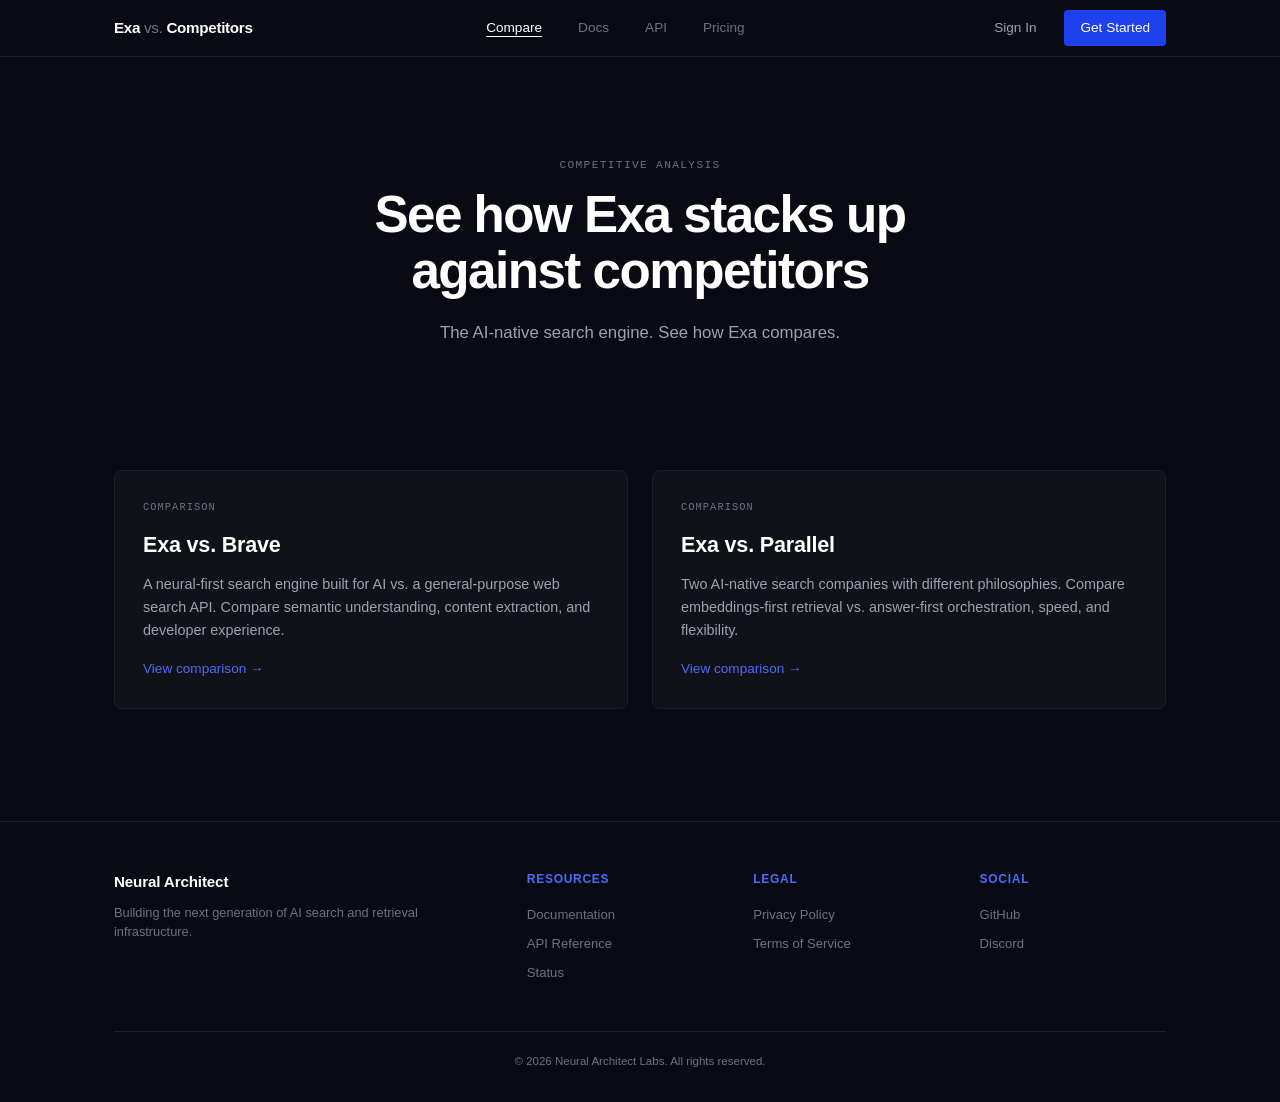
<file: index.html>
<!DOCTYPE html>
<html lang="en">
<head>
  <meta charset="UTF-8">
  <meta name="viewport" content="width=device-width, initial-scale=1.0">
  <title>Exa vs. Competitors</title>
  <link rel="stylesheet" href="styles.css">
</head>
<body>
  <nav class="nav">
    <div class="container nav-inner">
      <a href="index.html" class="nav-logo">Exa <span>vs.</span> Competitors</a>
      <div class="nav-links">
        <a href="index.html" class="nav-link active">Compare</a>
        <a href="https://docs.exa.ai" class="nav-link">Docs</a>
        <a href="https://docs.exa.ai/reference" class="nav-link">API</a>
        <a href="https://exa.ai/pricing" class="nav-link">Pricing</a>
      </div>
      <div class="nav-right">
        <a href="https://exa.ai" class="btn-nav btn-nav--ghost">Sign In</a>
        <a href="https://exa.ai" class="btn-nav btn-nav--primary">Get Started</a>
      </div>
    </div>
  </nav>

  <main>
    <section class="hero">
      <div class="container">
        <span class="section-label">COMPETITIVE ANALYSIS</span>
        <h1>See how Exa stacks up<br>against competitors</h1>
        <p class="hero-subtitle">The AI-native search engine. See how Exa compares.</p>
      </div>
    </section>

    <section class="section">
      <div class="container">
        <div class="grid-2">
          <a href="exa-vs-brave.html" class="card card--link">
            <span class="card-label">COMPARISON</span>
            <h2>Exa vs. Brave</h2>
            <p>A neural-first search engine built for AI vs. a general-purpose web search API. Compare semantic understanding, content extraction, and developer experience.</p>
            <span class="card-cta">View comparison &rarr;</span>
          </a>
          <a href="exa-vs-parallel.html" class="card card--link">
            <span class="card-label">COMPARISON</span>
            <h2>Exa vs. Parallel</h2>
            <p>Two AI-native search companies with different philosophies. Compare embeddings-first retrieval vs. answer-first orchestration, speed, and flexibility.</p>
            <span class="card-cta">View comparison &rarr;</span>
          </a>
        </div>
      </div>
    </section>
  </main>

  <footer class="footer">
    <div class="container">
      <div class="footer-grid">
        <div class="footer-brand">
          <h4>Neural Architect</h4>
          <p>Building the next generation of AI search and retrieval infrastructure.</p>
        </div>
        <div class="footer-col">
          <h5>Resources</h5>
          <a href="#">Documentation</a>
          <a href="#">API Reference</a>
          <a href="#">Status</a>
        </div>
        <div class="footer-col">
          <h5>Legal</h5>
          <a href="#">Privacy Policy</a>
          <a href="#">Terms of Service</a>
        </div>
        <div class="footer-col">
          <h5>Social</h5>
          <a href="#">GitHub</a>
          <a href="#">Discord</a>
        </div>
      </div>
      <div class="footer-bottom">
        &copy; 2026 Neural Architect Labs. All rights reserved.
      </div>
    </div>
  </footer>
</body>
</html>
</file>
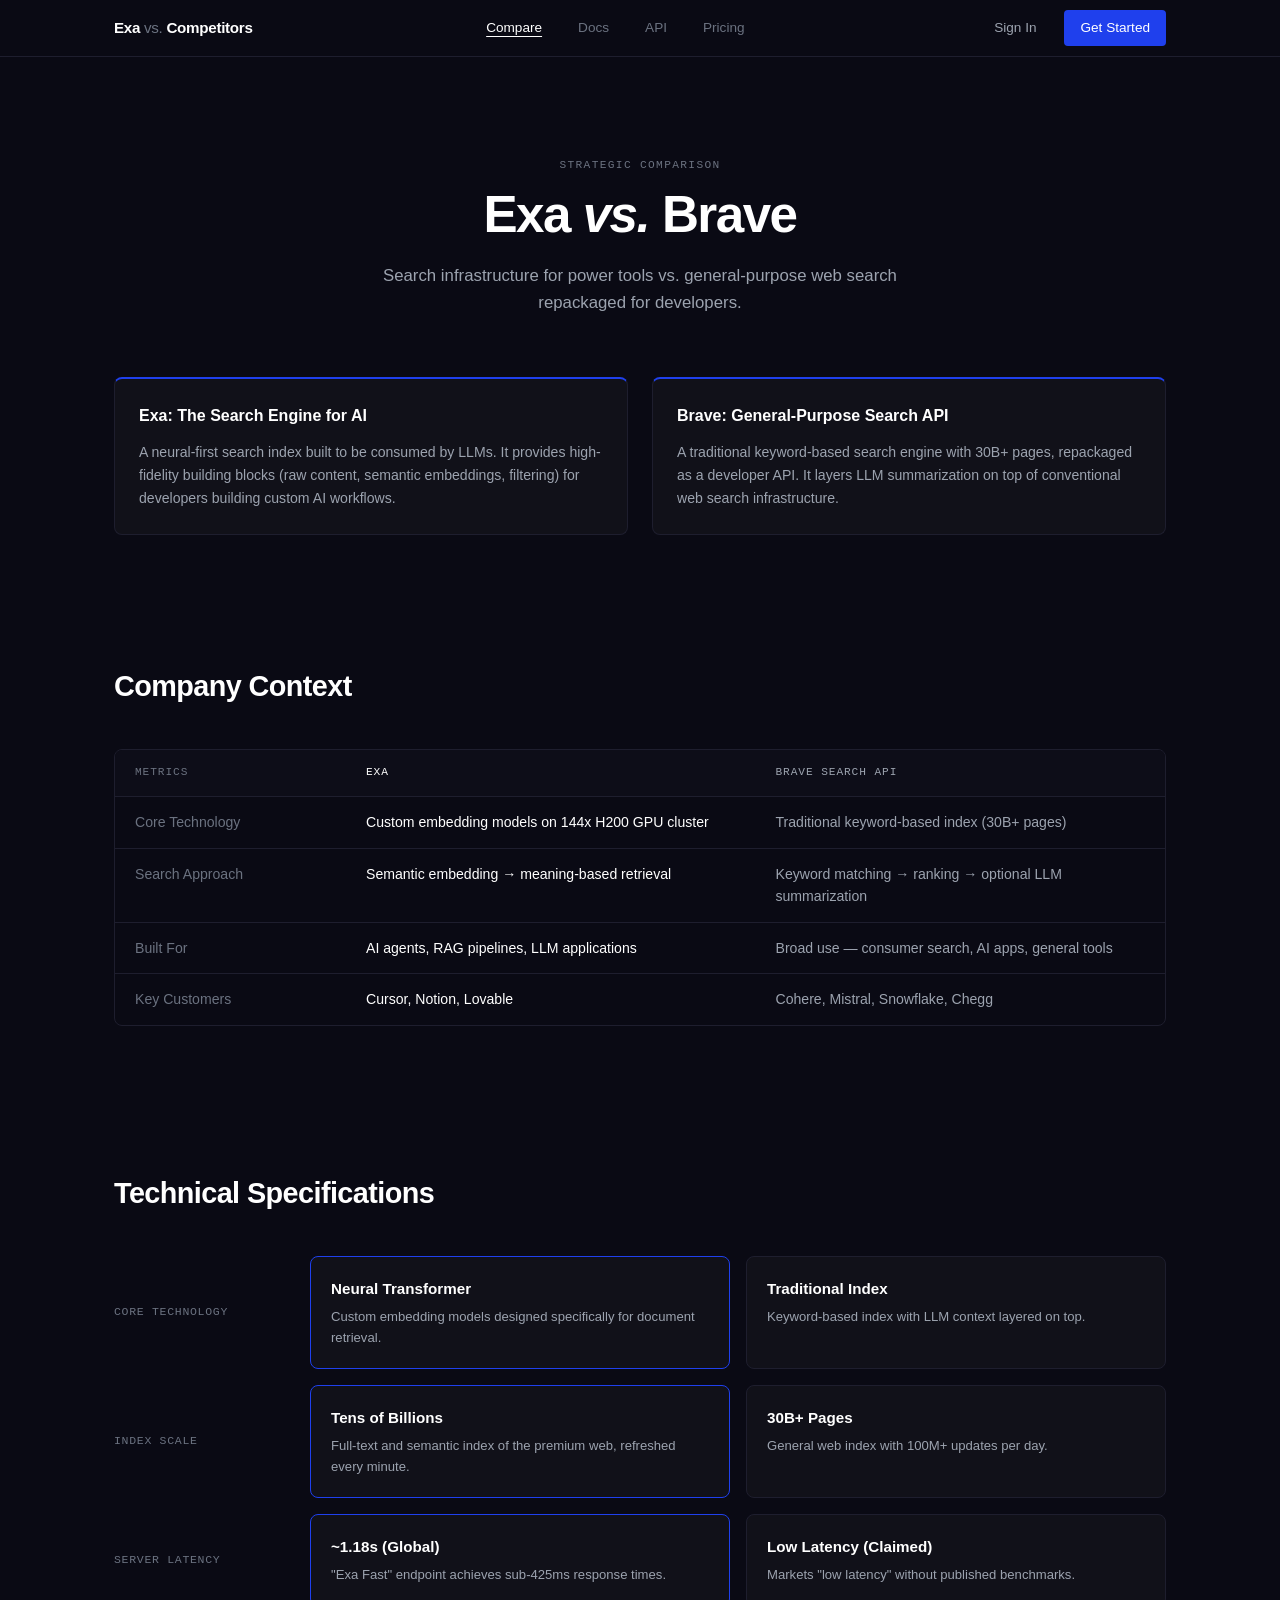
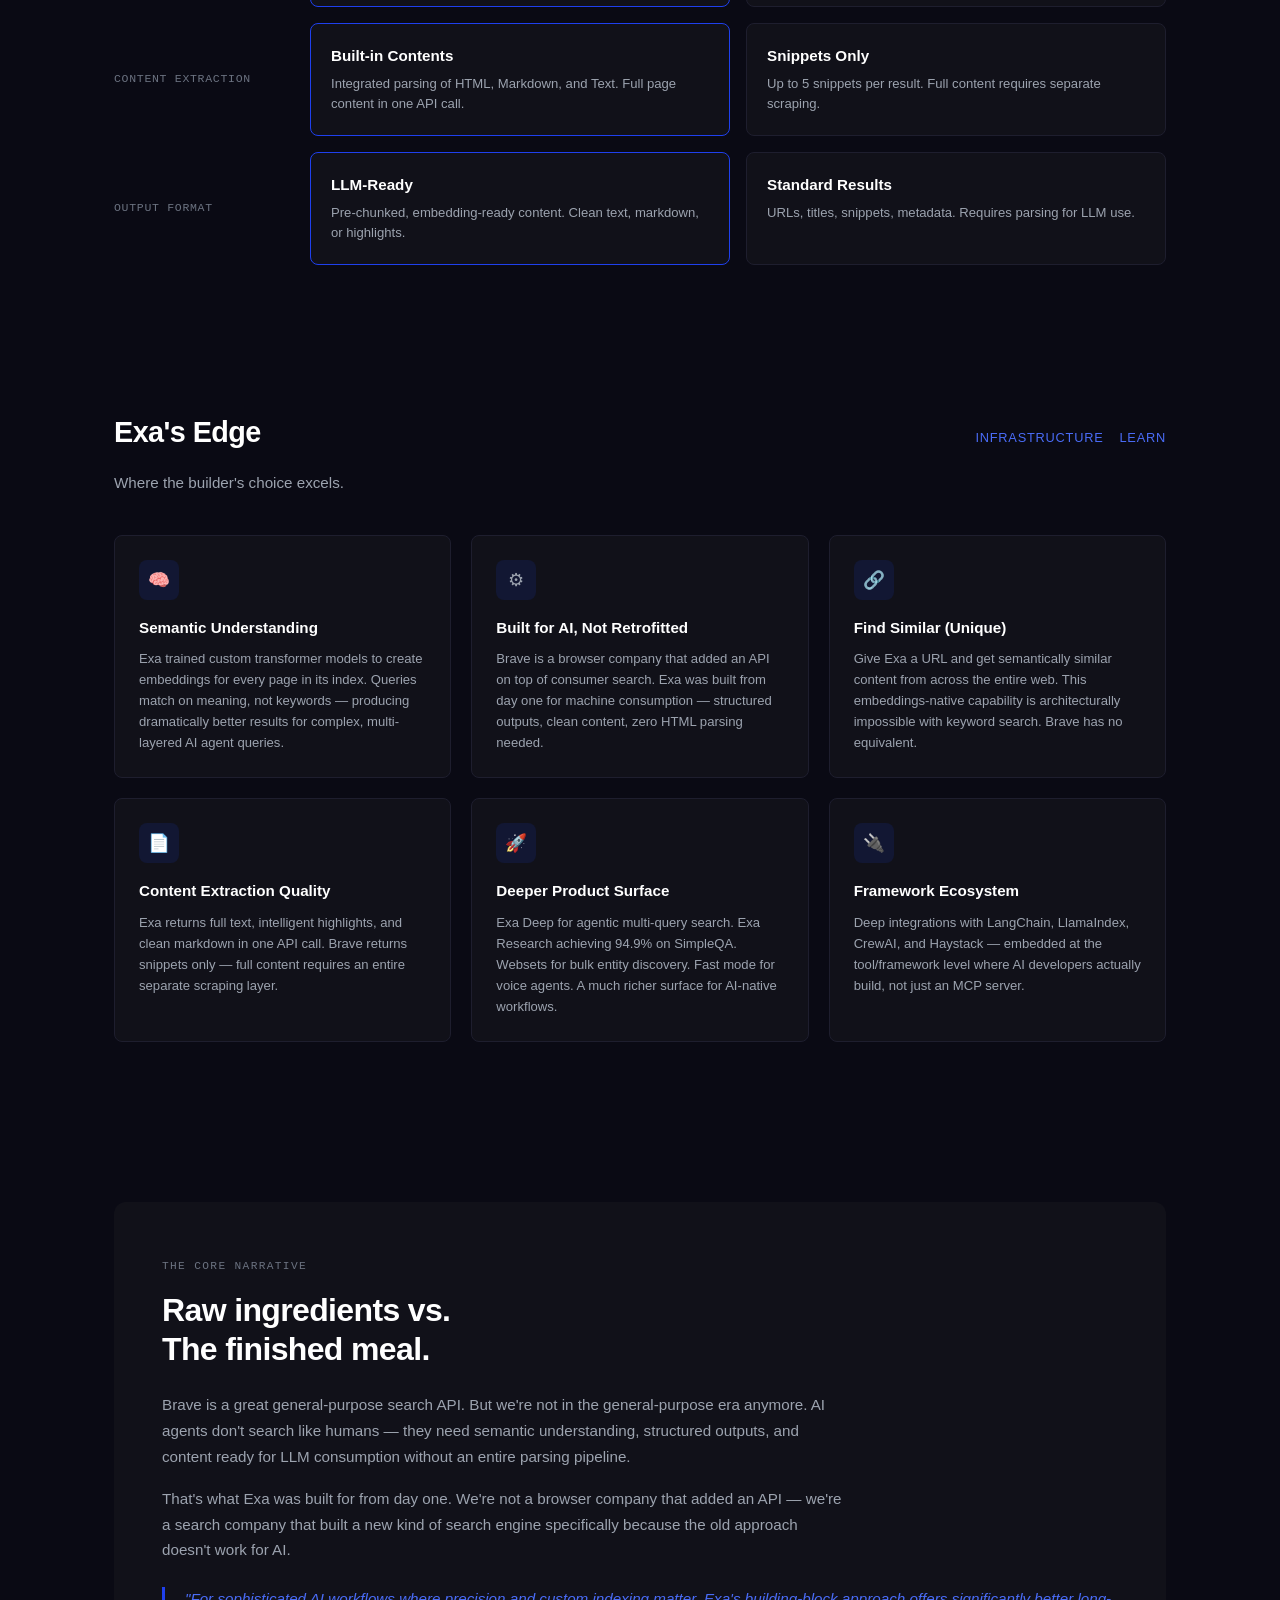
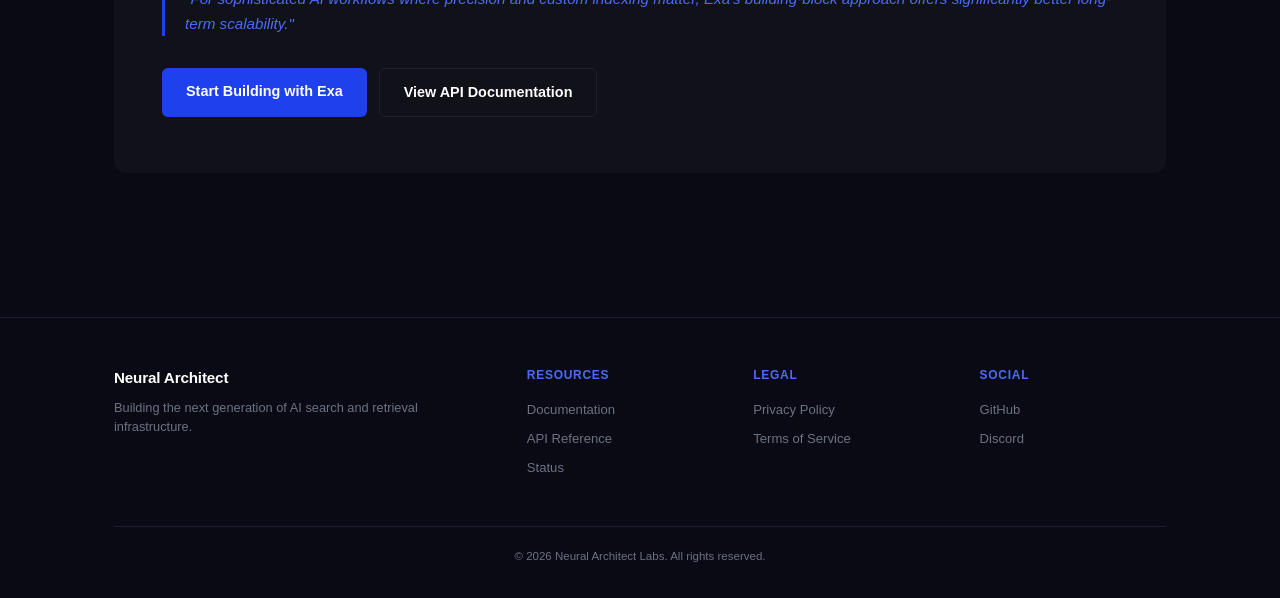
<file: exa-vs-brave.html>
<!DOCTYPE html>
<html lang="en">
<head>
  <meta charset="UTF-8">
  <meta name="viewport" content="width=device-width, initial-scale=1.0">
  <title>Exa vs. Brave</title>
  <link rel="stylesheet" href="styles.css">
</head>
<body>
  <nav class="nav">
    <div class="container nav-inner">
      <a href="index.html" class="nav-logo">Exa <span>vs.</span> Competitors</a>
      <div class="nav-links">
        <a href="index.html" class="nav-link active">Compare</a>
        <a href="https://docs.exa.ai" class="nav-link">Docs</a>
        <a href="https://docs.exa.ai/reference" class="nav-link">API</a>
        <a href="https://exa.ai/pricing" class="nav-link">Pricing</a>
      </div>
      <div class="nav-right">
        <a href="https://exa.ai" class="btn-nav btn-nav--ghost">Sign In</a>
        <a href="https://exa.ai" class="btn-nav btn-nav--primary">Get Started</a>
      </div>
    </div>
  </nav>

  <main>
    <!-- Hero -->
    <section class="hero">
      <div class="container">
        <span class="section-label">STRATEGIC COMPARISON</span>
        <h1>Exa <em>vs.</em> Brave</h1>
        <p class="hero-subtitle">Search infrastructure for power tools vs. general-purpose web search repackaged for developers.</p>
      </div>
    </section>

    <!-- Description Boxes -->
    <section class="section" style="padding-top: 0;">
      <div class="container">
        <div class="grid-2">
          <div class="desc-box">
            <h3>Exa: The Search Engine for AI</h3>
            <p>A neural-first search index built to be consumed by LLMs. It provides high-fidelity building blocks (raw content, semantic embeddings, filtering) for developers building custom AI workflows.</p>
          </div>
          <div class="desc-box">
            <h3>Brave: General-Purpose Search API</h3>
            <p>A traditional keyword-based search engine with 30B+ pages, repackaged as a developer API. It layers LLM summarization on top of conventional web search infrastructure.</p>
          </div>
        </div>
      </div>
    </section>

    <!-- Company Context -->
    <section class="section">
      <div class="container">
        <div class="section-header">
          <h2 class="section-title">Company Context</h2>
        </div>
        <div class="table-wrapper">
          <table class="comparison-table">
            <thead>
              <tr>
                <th class="col-metric">Metrics</th>
                <th class="col-exa">Exa</th>
                <th class="col-competitor">Brave Search API</th>
              </tr>
            </thead>
            <tbody>
              <tr>
                <td class="col-metric">Core Technology</td>
                <td class="col-exa">Custom embedding models on 144x H200 GPU cluster</td>
                <td class="col-competitor">Traditional keyword-based index (30B+ pages)</td>
              </tr>
              <tr>
                <td class="col-metric">Search Approach</td>
                <td class="col-exa">Semantic embedding &rarr; meaning-based retrieval</td>
                <td class="col-competitor">Keyword matching &rarr; ranking &rarr; optional LLM summarization</td>
              </tr>
              <tr>
                <td class="col-metric">Built For</td>
                <td class="col-exa">AI agents, RAG pipelines, LLM applications</td>
                <td class="col-competitor">Broad use &mdash; consumer search, AI apps, general tools</td>
              </tr>
              <tr>
                <td class="col-metric">Key Customers</td>
                <td class="col-exa">Cursor, Notion, Lovable</td>
                <td class="col-competitor">Cohere, Mistral, Snowflake, Chegg</td>
              </tr>
            </tbody>
          </table>
        </div>
      </div>
    </section>

    <!-- Technical Specifications -->
    <section class="section">
      <div class="container">
        <div class="section-header">
          <h2 class="section-title">Technical Specifications</h2>
        </div>

        <div class="spec-row">
          <div class="spec-label">Core Technology</div>
          <div class="spec-card spec-card--highlight">
            <h4>Neural Transformer</h4>
            <p>Custom embedding models designed specifically for document retrieval.</p>
          </div>
          <div class="spec-card">
            <h4>Traditional Index</h4>
            <p>Keyword-based index with LLM context layered on top.</p>
          </div>
        </div>

        <div class="spec-row">
          <div class="spec-label">Index Scale</div>
          <div class="spec-card spec-card--highlight">
            <h4>Tens of Billions</h4>
            <p>Full-text and semantic index of the premium web, refreshed every minute.</p>
          </div>
          <div class="spec-card">
            <h4>30B+ Pages</h4>
            <p>General web index with 100M+ updates per day.</p>
          </div>
        </div>

        <div class="spec-row">
          <div class="spec-label">Server Latency</div>
          <div class="spec-card spec-card--highlight">
            <h4>~1.18s (Global)</h4>
            <p>"Exa Fast" endpoint achieves sub-425ms response times.</p>
          </div>
          <div class="spec-card">
            <h4>Low Latency (Claimed)</h4>
            <p>Markets "low latency" without published benchmarks.</p>
          </div>
        </div>

        <div class="spec-row">
          <div class="spec-label">Content Extraction</div>
          <div class="spec-card spec-card--highlight">
            <h4>Built-in Contents</h4>
            <p>Integrated parsing of HTML, Markdown, and Text. Full page content in one API call.</p>
          </div>
          <div class="spec-card">
            <h4>Snippets Only</h4>
            <p>Up to 5 snippets per result. Full content requires separate scraping.</p>
          </div>
        </div>

        <div class="spec-row">
          <div class="spec-label">Output Format</div>
          <div class="spec-card spec-card--highlight">
            <h4>LLM-Ready</h4>
            <p>Pre-chunked, embedding-ready content. Clean text, markdown, or highlights.</p>
          </div>
          <div class="spec-card">
            <h4>Standard Results</h4>
            <p>URLs, titles, snippets, metadata. Requires parsing for LLM use.</p>
          </div>
        </div>
      </div>
    </section>

    <!-- Exa's Edge -->
    <section class="section">
      <div class="container">
        <div class="section-header">
          <div class="section-header-row">
            <h2 class="section-title">Exa's Edge</h2>
            <div class="section-links">
              <a href="https://exa.ai">INFRASTRUCTURE</a>
              <a href="https://docs.exa.ai">LEARN</a>
            </div>
          </div>
          <p class="section-subtitle">Where the builder's choice excels.</p>
        </div>

        <div class="edge-grid">
          <div class="edge-card">
            <div class="edge-icon">&#x1f9e0;</div>
            <h3>Semantic Understanding</h3>
            <p>Exa trained custom transformer models to create embeddings for every page in its index. Queries match on meaning, not keywords &mdash; producing dramatically better results for complex, multi-layered AI agent queries.</p>
          </div>
          <div class="edge-card">
            <div class="edge-icon">&#x2699;</div>
            <h3>Built for AI, Not Retrofitted</h3>
            <p>Brave is a browser company that added an API on top of consumer search. Exa was built from day one for machine consumption &mdash; structured outputs, clean content, zero HTML parsing needed.</p>
          </div>
          <div class="edge-card">
            <div class="edge-icon">&#x1f517;</div>
            <h3>Find Similar (Unique)</h3>
            <p>Give Exa a URL and get semantically similar content from across the entire web. This embeddings-native capability is architecturally impossible with keyword search. Brave has no equivalent.</p>
          </div>
          <div class="edge-card">
            <div class="edge-icon">&#x1f4c4;</div>
            <h3>Content Extraction Quality</h3>
            <p>Exa returns full text, intelligent highlights, and clean markdown in one API call. Brave returns snippets only &mdash; full content requires an entire separate scraping layer.</p>
          </div>
          <div class="edge-card">
            <div class="edge-icon">&#x1f680;</div>
            <h3>Deeper Product Surface</h3>
            <p>Exa Deep for agentic multi-query search. Exa Research achieving 94.9% on SimpleQA. Websets for bulk entity discovery. Fast mode for voice agents. A much richer surface for AI-native workflows.</p>
          </div>
          <div class="edge-card">
            <div class="edge-icon">&#x1f50c;</div>
            <h3>Framework Ecosystem</h3>
            <p>Deep integrations with LangChain, LlamaIndex, CrewAI, and Haystack &mdash; embedded at the tool/framework level where AI developers actually build, not just an MCP server.</p>
          </div>
        </div>
      </div>
    </section>

    <!-- Core Narrative -->
    <section class="section">
      <div class="container">
        <div class="narrative">
          <span class="section-label">THE CORE NARRATIVE</span>
          <h2>Raw ingredients vs.<br>The finished meal.</h2>
          <p>Brave is a great general-purpose search API. But we're not in the general-purpose era anymore. AI agents don't search like humans &mdash; they need semantic understanding, structured outputs, and content ready for LLM consumption without an entire parsing pipeline.</p>
          <p>That's what Exa was built for from day one. We're not a browser company that added an API &mdash; we're a search company that built a new kind of search engine specifically because the old approach doesn't work for AI.</p>
          <blockquote>"For sophisticated AI workflows where precision and custom indexing matter, Exa's building-block approach offers significantly better long-term scalability."</blockquote>
          <div class="btn-row">
            <a href="https://exa.ai" class="btn btn--primary">Start Building with Exa</a>
            <a href="https://docs.exa.ai" class="btn btn--outline">View API Documentation</a>
          </div>
        </div>
      </div>
    </section>
  </main>

  <footer class="footer">
    <div class="container">
      <div class="footer-grid">
        <div class="footer-brand">
          <h4>Neural Architect</h4>
          <p>Building the next generation of AI search and retrieval infrastructure.</p>
        </div>
        <div class="footer-col">
          <h5>Resources</h5>
          <a href="#">Documentation</a>
          <a href="#">API Reference</a>
          <a href="#">Status</a>
        </div>
        <div class="footer-col">
          <h5>Legal</h5>
          <a href="#">Privacy Policy</a>
          <a href="#">Terms of Service</a>
        </div>
        <div class="footer-col">
          <h5>Social</h5>
          <a href="#">GitHub</a>
          <a href="#">Discord</a>
        </div>
      </div>
      <div class="footer-bottom">
        &copy; 2026 Neural Architect Labs. All rights reserved.
      </div>
    </div>
  </footer>
</body>
</html>
</file>
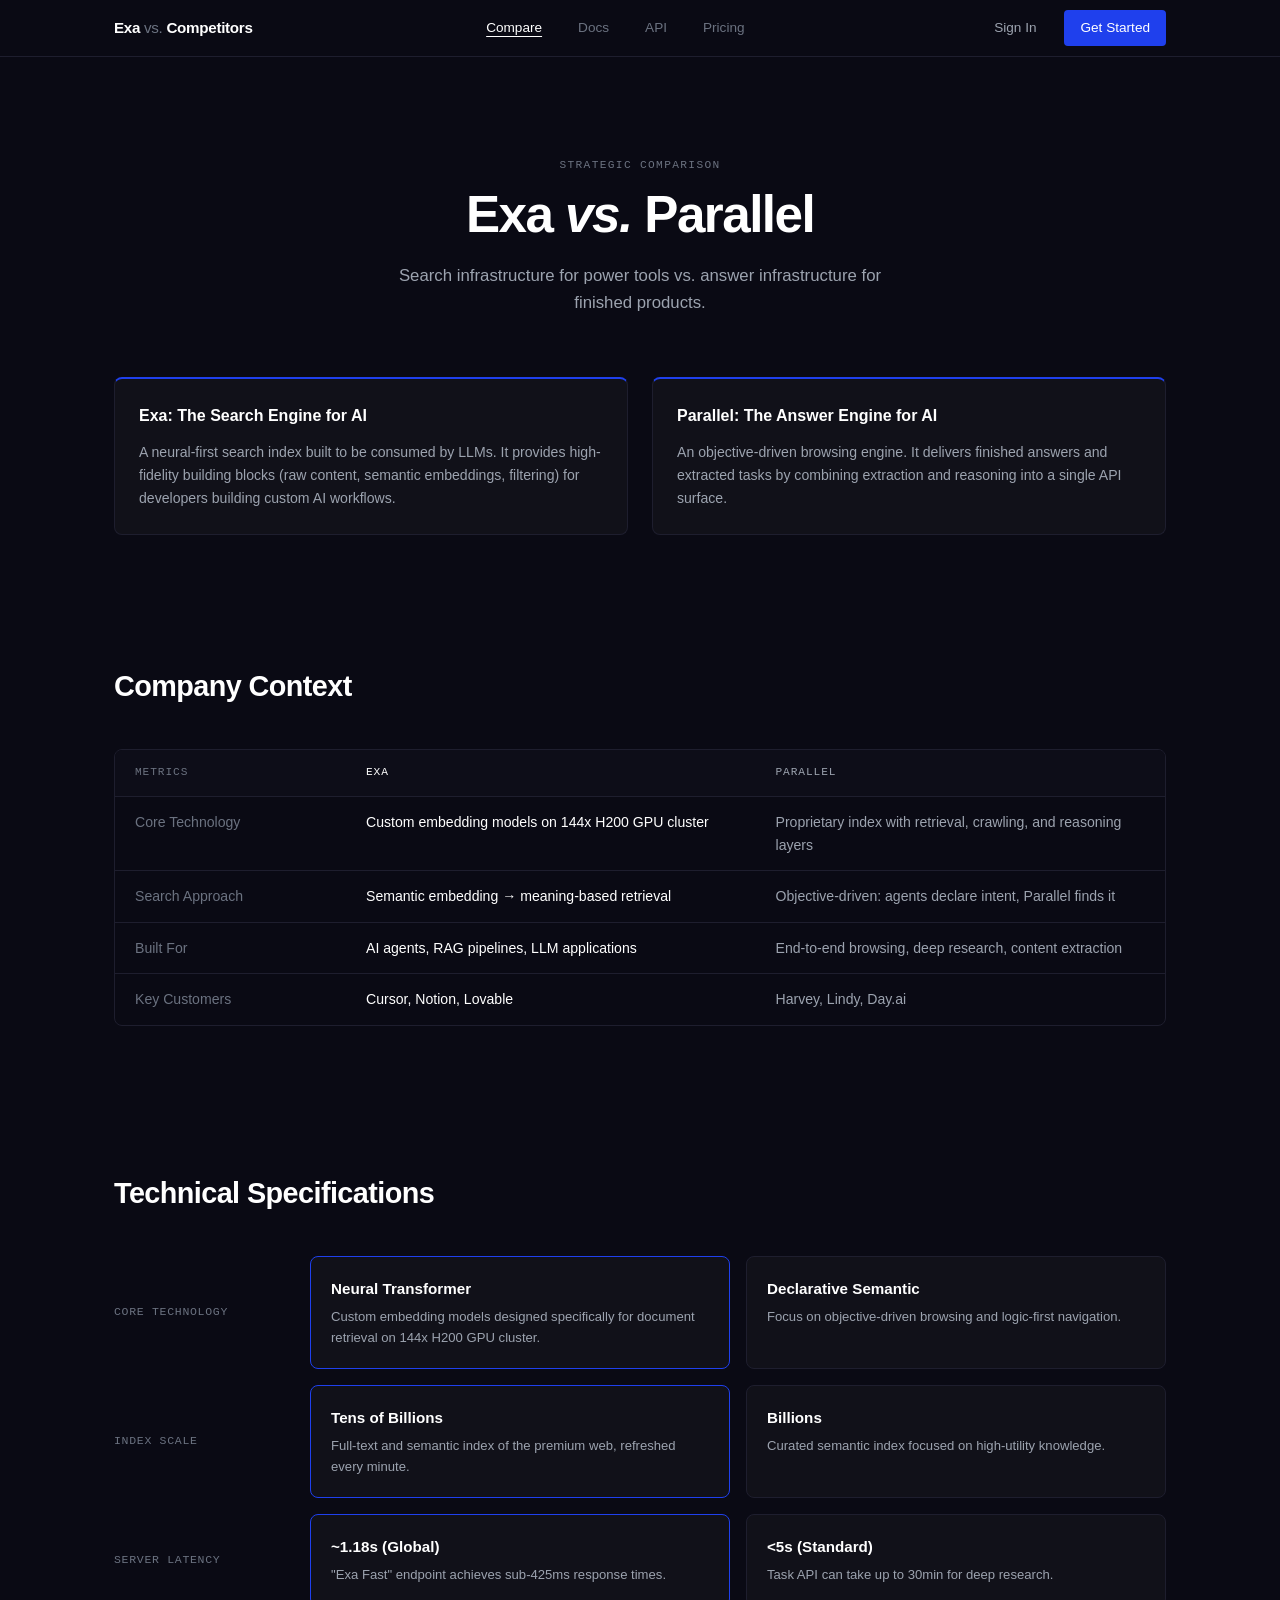
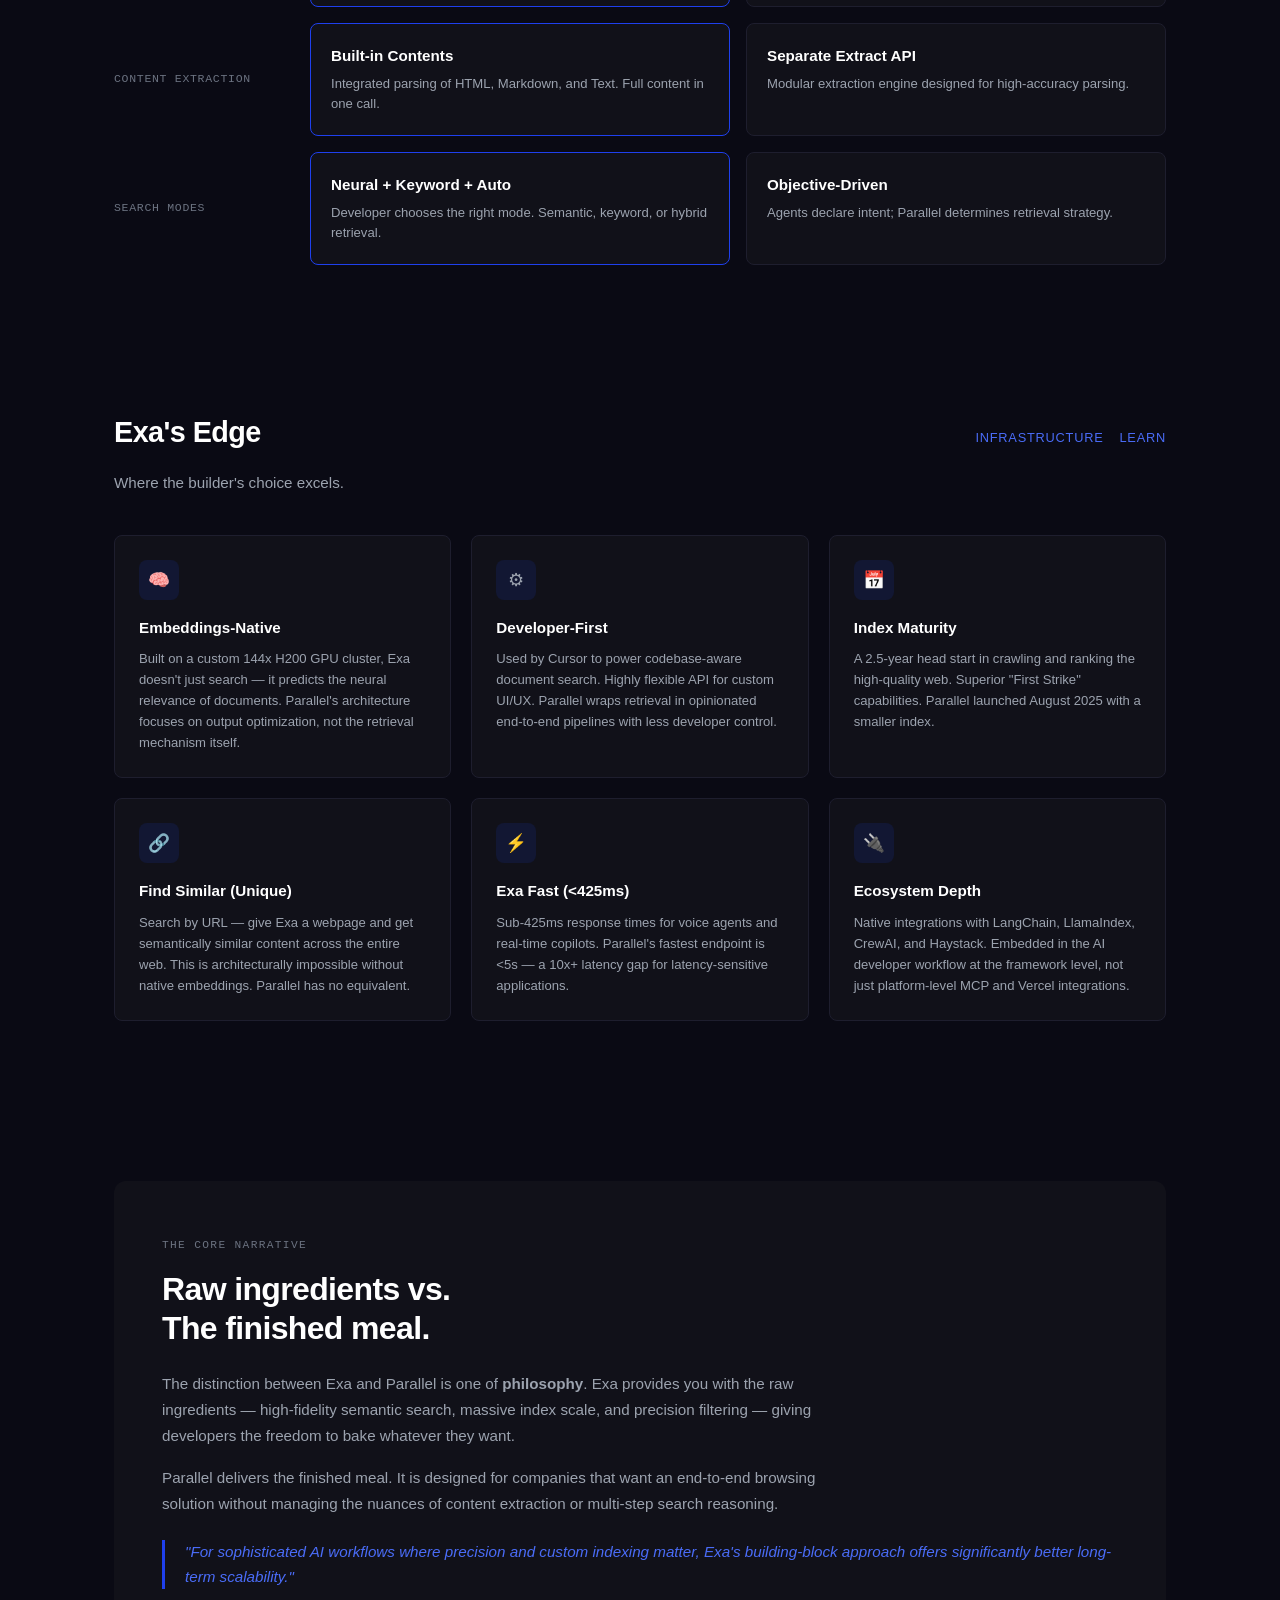
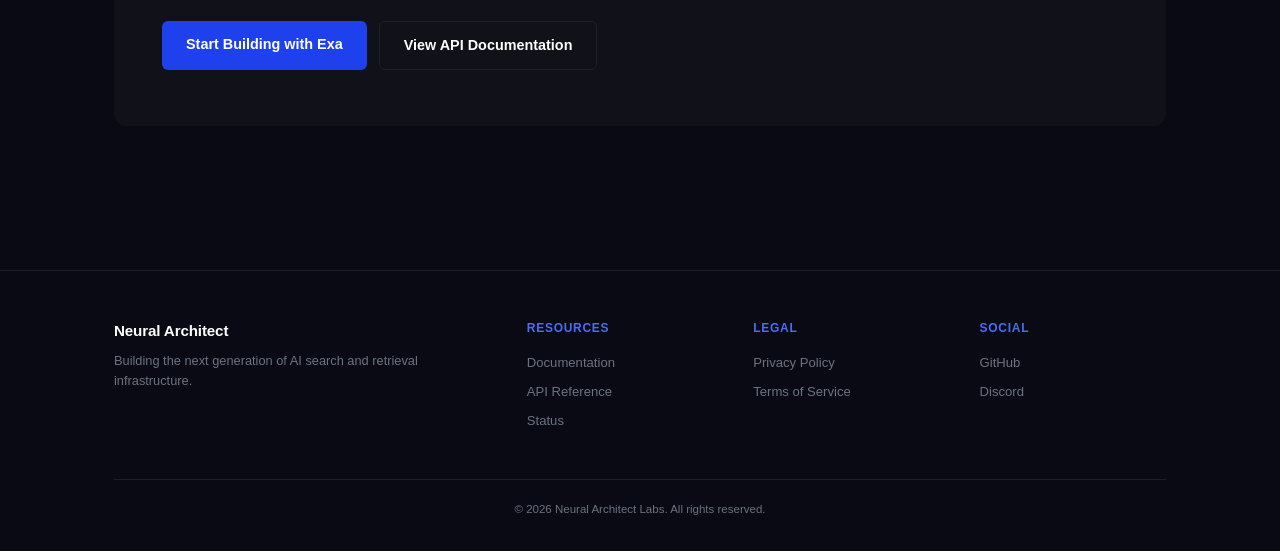
<file: exa-vs-parallel.html>
<!DOCTYPE html>
<html lang="en">
<head>
  <meta charset="UTF-8">
  <meta name="viewport" content="width=device-width, initial-scale=1.0">
  <title>Exa vs. Parallel</title>
  <link rel="stylesheet" href="styles.css">
</head>
<body>
  <nav class="nav">
    <div class="container nav-inner">
      <a href="index.html" class="nav-logo">Exa <span>vs.</span> Competitors</a>
      <div class="nav-links">
        <a href="index.html" class="nav-link active">Compare</a>
        <a href="https://docs.exa.ai" class="nav-link">Docs</a>
        <a href="https://docs.exa.ai/reference" class="nav-link">API</a>
        <a href="https://exa.ai/pricing" class="nav-link">Pricing</a>
      </div>
      <div class="nav-right">
        <a href="https://exa.ai" class="btn-nav btn-nav--ghost">Sign In</a>
        <a href="https://exa.ai" class="btn-nav btn-nav--primary">Get Started</a>
      </div>
    </div>
  </nav>

  <main>
    <!-- Hero -->
    <section class="hero">
      <div class="container">
        <span class="section-label">STRATEGIC COMPARISON</span>
        <h1>Exa <em>vs.</em> Parallel</h1>
        <p class="hero-subtitle">Search infrastructure for power tools vs. answer infrastructure for finished products.</p>
      </div>
    </section>

    <!-- Description Boxes -->
    <section class="section" style="padding-top: 0;">
      <div class="container">
        <div class="grid-2">
          <div class="desc-box">
            <h3>Exa: The Search Engine for AI</h3>
            <p>A neural-first search index built to be consumed by LLMs. It provides high-fidelity building blocks (raw content, semantic embeddings, filtering) for developers building custom AI workflows.</p>
          </div>
          <div class="desc-box">
            <h3>Parallel: The Answer Engine for AI</h3>
            <p>An objective-driven browsing engine. It delivers finished answers and extracted tasks by combining extraction and reasoning into a single API surface.</p>
          </div>
        </div>
      </div>
    </section>

    <!-- Company Context -->
    <section class="section">
      <div class="container">
        <div class="section-header">
          <h2 class="section-title">Company Context</h2>
        </div>
        <div class="table-wrapper">
          <table class="comparison-table">
            <thead>
              <tr>
                <th class="col-metric">Metrics</th>
                <th class="col-exa">Exa</th>
                <th class="col-competitor">Parallel</th>
              </tr>
            </thead>
            <tbody>
              <tr>
                <td class="col-metric">Core Technology</td>
                <td class="col-exa">Custom embedding models on 144x H200 GPU cluster</td>
                <td class="col-competitor">Proprietary index with retrieval, crawling, and reasoning layers</td>
              </tr>
              <tr>
                <td class="col-metric">Search Approach</td>
                <td class="col-exa">Semantic embedding &rarr; meaning-based retrieval</td>
                <td class="col-competitor">Objective-driven: agents declare intent, Parallel finds it</td>
              </tr>
              <tr>
                <td class="col-metric">Built For</td>
                <td class="col-exa">AI agents, RAG pipelines, LLM applications</td>
                <td class="col-competitor">End-to-end browsing, deep research, content extraction</td>
              </tr>
              <tr>
                <td class="col-metric">Key Customers</td>
                <td class="col-exa">Cursor, Notion, Lovable</td>
                <td class="col-competitor">Harvey, Lindy, Day.ai</td>
              </tr>
            </tbody>
          </table>
        </div>
      </div>
    </section>

    <!-- Technical Specifications -->
    <section class="section">
      <div class="container">
        <div class="section-header">
          <h2 class="section-title">Technical Specifications</h2>
        </div>

        <div class="spec-row">
          <div class="spec-label">Core Technology</div>
          <div class="spec-card spec-card--highlight">
            <h4>Neural Transformer</h4>
            <p>Custom embedding models designed specifically for document retrieval on 144x H200 GPU cluster.</p>
          </div>
          <div class="spec-card">
            <h4>Declarative Semantic</h4>
            <p>Focus on objective-driven browsing and logic-first navigation.</p>
          </div>
        </div>

        <div class="spec-row">
          <div class="spec-label">Index Scale</div>
          <div class="spec-card spec-card--highlight">
            <h4>Tens of Billions</h4>
            <p>Full-text and semantic index of the premium web, refreshed every minute.</p>
          </div>
          <div class="spec-card">
            <h4>Billions</h4>
            <p>Curated semantic index focused on high-utility knowledge.</p>
          </div>
        </div>

        <div class="spec-row">
          <div class="spec-label">Server Latency</div>
          <div class="spec-card spec-card--highlight">
            <h4>~1.18s (Global)</h4>
            <p>"Exa Fast" endpoint achieves sub-425ms response times.</p>
          </div>
          <div class="spec-card">
            <h4>&lt;5s (Standard)</h4>
            <p>Task API can take up to 30min for deep research.</p>
          </div>
        </div>

        <div class="spec-row">
          <div class="spec-label">Content Extraction</div>
          <div class="spec-card spec-card--highlight">
            <h4>Built-in Contents</h4>
            <p>Integrated parsing of HTML, Markdown, and Text. Full content in one call.</p>
          </div>
          <div class="spec-card">
            <h4>Separate Extract API</h4>
            <p>Modular extraction engine designed for high-accuracy parsing.</p>
          </div>
        </div>

        <div class="spec-row">
          <div class="spec-label">Search Modes</div>
          <div class="spec-card spec-card--highlight">
            <h4>Neural + Keyword + Auto</h4>
            <p>Developer chooses the right mode. Semantic, keyword, or hybrid retrieval.</p>
          </div>
          <div class="spec-card">
            <h4>Objective-Driven</h4>
            <p>Agents declare intent; Parallel determines retrieval strategy.</p>
          </div>
        </div>
      </div>
    </section>

    <!-- Exa's Edge -->
    <section class="section">
      <div class="container">
        <div class="section-header">
          <div class="section-header-row">
            <h2 class="section-title">Exa's Edge</h2>
            <div class="section-links">
              <a href="https://exa.ai">INFRASTRUCTURE</a>
              <a href="https://docs.exa.ai">LEARN</a>
            </div>
          </div>
          <p class="section-subtitle">Where the builder's choice excels.</p>
        </div>

        <div class="edge-grid">
          <div class="edge-card">
            <div class="edge-icon">&#x1f9e0;</div>
            <h3>Embeddings-Native</h3>
            <p>Built on a custom 144x H200 GPU cluster, Exa doesn't just search &mdash; it predicts the neural relevance of documents. Parallel's architecture focuses on output optimization, not the retrieval mechanism itself.</p>
          </div>
          <div class="edge-card">
            <div class="edge-icon">&#x2699;</div>
            <h3>Developer-First</h3>
            <p>Used by Cursor to power codebase-aware document search. Highly flexible API for custom UI/UX. Parallel wraps retrieval in opinionated end-to-end pipelines with less developer control.</p>
          </div>
          <div class="edge-card">
            <div class="edge-icon">&#x1f4c5;</div>
            <h3>Index Maturity</h3>
            <p>A 2.5-year head start in crawling and ranking the high-quality web. Superior "First Strike" capabilities. Parallel launched August 2025 with a smaller index.</p>
          </div>
          <div class="edge-card">
            <div class="edge-icon">&#x1f517;</div>
            <h3>Find Similar (Unique)</h3>
            <p>Search by URL &mdash; give Exa a webpage and get semantically similar content across the entire web. This is architecturally impossible without native embeddings. Parallel has no equivalent.</p>
          </div>
          <div class="edge-card">
            <div class="edge-icon">&#x26a1;</div>
            <h3>Exa Fast (&lt;425ms)</h3>
            <p>Sub-425ms response times for voice agents and real-time copilots. Parallel's fastest endpoint is &lt;5s &mdash; a 10x+ latency gap for latency-sensitive applications.</p>
          </div>
          <div class="edge-card">
            <div class="edge-icon">&#x1f50c;</div>
            <h3>Ecosystem Depth</h3>
            <p>Native integrations with LangChain, LlamaIndex, CrewAI, and Haystack. Embedded in the AI developer workflow at the framework level, not just platform-level MCP and Vercel integrations.</p>
          </div>
        </div>
      </div>
    </section>

    <!-- Core Narrative -->
    <section class="section">
      <div class="container">
        <div class="narrative">
          <span class="section-label">THE CORE NARRATIVE</span>
          <h2>Raw ingredients vs.<br>The finished meal.</h2>
          <p>The distinction between Exa and Parallel is one of <strong>philosophy</strong>. Exa provides you with the raw ingredients &mdash; high-fidelity semantic search, massive index scale, and precision filtering &mdash; giving developers the freedom to bake whatever they want.</p>
          <p>Parallel delivers the finished meal. It is designed for companies that want an end-to-end browsing solution without managing the nuances of content extraction or multi-step search reasoning.</p>
          <blockquote>"For sophisticated AI workflows where precision and custom indexing matter, Exa's building-block approach offers significantly better long-term scalability."</blockquote>
          <div class="btn-row">
            <a href="https://exa.ai" class="btn btn--primary">Start Building with Exa</a>
            <a href="https://docs.exa.ai" class="btn btn--outline">View API Documentation</a>
          </div>
        </div>
      </div>
    </section>
  </main>

  <footer class="footer">
    <div class="container">
      <div class="footer-grid">
        <div class="footer-brand">
          <h4>Neural Architect</h4>
          <p>Building the next generation of AI search and retrieval infrastructure.</p>
        </div>
        <div class="footer-col">
          <h5>Resources</h5>
          <a href="#">Documentation</a>
          <a href="#">API Reference</a>
          <a href="#">Status</a>
        </div>
        <div class="footer-col">
          <h5>Legal</h5>
          <a href="#">Privacy Policy</a>
          <a href="#">Terms of Service</a>
        </div>
        <div class="footer-col">
          <h5>Social</h5>
          <a href="#">GitHub</a>
          <a href="#">Discord</a>
        </div>
      </div>
      <div class="footer-bottom">
        &copy; 2026 Neural Architect Labs. All rights reserved.
      </div>
    </div>
  </footer>
</body>
</html>
</file>
<file: styles.css>
/* ===== CSS Custom Properties ===== */
:root {
  --bg-primary: #0a0a14;
  --bg-card: #111119;
  --bg-card-hover: #1a1a2a;
  --bg-table-header: #0d0d18;
  --blue-accent: #1F40ED;
  --blue-light: #4a6cf7;
  --blue-glow: rgba(31, 64, 237, 0.15);
  --text-primary: #FFFFFF;
  --text-secondary: #9ca3af;
  --text-muted: #6b7280;
  --border-color: #1e1e2e;
  --border-blue: #1F40ED;
  --radius: 8px;
  --radius-lg: 12px;
  --font-sans: -apple-system, BlinkMacSystemFont, "Segoe UI", Roboto, sans-serif;
  --font-mono: "SF Mono", "Fira Code", "Cascadia Code", monospace;
}

/* ===== Reset ===== */
*, *::before, *::after {
  box-sizing: border-box;
  margin: 0;
  padding: 0;
}

html {
  scroll-behavior: smooth;
}

body {
  font-family: var(--font-sans);
  background: var(--bg-primary);
  color: var(--text-secondary);
  line-height: 1.6;
  -webkit-font-smoothing: antialiased;
}

a {
  color: inherit;
  text-decoration: none;
}

img {
  max-width: 100%;
}

/* ===== Layout ===== */
.container {
  max-width: 1100px;
  margin: 0 auto;
  padding: 0 24px;
}

.section {
  padding: 64px 0;
}

.grid-2 {
  display: grid;
  grid-template-columns: 1fr 1fr;
  gap: 24px;
}

.grid-3 {
  display: grid;
  grid-template-columns: 1fr 1fr 1fr;
  gap: 20px;
}

/* ===== Navigation ===== */
.nav {
  position: sticky;
  top: 0;
  z-index: 100;
  background: var(--bg-primary);
  border-bottom: 1px solid var(--border-color);
  padding: 0 0;
}

.nav-inner {
  display: flex;
  align-items: center;
  justify-content: space-between;
  height: 56px;
}

.nav-logo {
  font-weight: 700;
  font-size: 0.95rem;
  color: var(--text-primary);
  letter-spacing: -0.02em;
}

.nav-logo span {
  color: var(--text-muted);
  font-weight: 400;
}

.nav-links {
  display: flex;
  align-items: center;
  gap: 8px;
}

.nav-link {
  font-size: 0.85rem;
  color: var(--text-muted);
  padding: 6px 14px;
  border-radius: 4px;
  transition: color 0.2s;
}

.nav-link:hover {
  color: var(--text-primary);
}

.nav-link.active {
  color: var(--text-primary);
  text-decoration: underline;
  text-underline-offset: 4px;
}

.nav-right {
  display: flex;
  align-items: center;
  gap: 12px;
}

.btn-nav {
  font-size: 0.85rem;
  padding: 7px 16px;
  border-radius: 4px;
  font-weight: 500;
  cursor: pointer;
  border: none;
  transition: opacity 0.2s;
}

.btn-nav:hover {
  opacity: 0.85;
}

.btn-nav--ghost {
  background: transparent;
  color: var(--text-secondary);
}

.btn-nav--primary {
  background: var(--blue-accent);
  color: #fff;
}

/* ===== Hero Section ===== */
.hero {
  text-align: center;
  padding: 100px 0 60px;
}

.hero h1 {
  font-size: 3.2rem;
  font-weight: 700;
  color: var(--text-primary);
  line-height: 1.1;
  letter-spacing: -0.03em;
  margin-bottom: 20px;
}

.hero h1 em {
  font-style: italic;
}

.hero-subtitle {
  font-size: 1.05rem;
  color: var(--text-secondary);
  max-width: 540px;
  margin: 0 auto;
  line-height: 1.6;
}

/* ===== Section Labels ===== */
.section-label {
  font-family: var(--font-mono);
  font-size: 0.7rem;
  text-transform: uppercase;
  letter-spacing: 0.12em;
  color: var(--text-muted);
  margin-bottom: 12px;
  display: block;
}

.section-title {
  font-size: 1.8rem;
  font-weight: 700;
  color: var(--text-primary);
  letter-spacing: -0.02em;
  margin-bottom: 8px;
}

.section-subtitle {
  color: var(--text-secondary);
  font-size: 0.95rem;
  margin-bottom: 40px;
}

.section-header {
  margin-bottom: 40px;
}

.section-header-row {
  display: flex;
  align-items: baseline;
  justify-content: space-between;
  margin-bottom: 8px;
}

.section-links {
  display: flex;
  gap: 16px;
}

.section-links a {
  font-size: 0.8rem;
  color: var(--blue-light);
  text-transform: uppercase;
  letter-spacing: 0.06em;
  font-weight: 500;
}

.section-links a:hover {
  text-decoration: underline;
}

/* ===== Cards ===== */
.card {
  background: var(--bg-card);
  border: 1px solid var(--border-color);
  border-radius: var(--radius);
  padding: 28px;
  transition: all 0.2s ease;
}

.card:hover {
  background: var(--bg-card-hover);
  transform: translateY(-2px);
  box-shadow: 0 4px 24px var(--blue-glow);
}

.card--link {
  display: block;
  cursor: pointer;
}

.card--blue-top {
  border-top: 2px solid var(--blue-accent);
}

.card--blue-left {
  border-left: 3px solid var(--blue-accent);
}

.card-label {
  font-family: var(--font-mono);
  font-size: 0.65rem;
  text-transform: uppercase;
  letter-spacing: 0.1em;
  color: var(--text-muted);
  margin-bottom: 12px;
  display: block;
}

.card h2 {
  font-size: 1.35rem;
  font-weight: 700;
  color: var(--text-primary);
  margin-bottom: 10px;
  letter-spacing: -0.01em;
}

.card h3 {
  font-size: 1.05rem;
  font-weight: 600;
  color: var(--text-primary);
  margin-bottom: 8px;
}

.card p {
  font-size: 0.9rem;
  color: var(--text-secondary);
  line-height: 1.6;
}

.card-cta {
  display: inline-block;
  margin-top: 16px;
  font-size: 0.85rem;
  color: var(--blue-light);
  font-weight: 500;
}

/* ===== Description Boxes ===== */
.desc-box {
  background: var(--bg-card);
  border: 1px solid var(--border-color);
  border-top: 2px solid var(--blue-accent);
  border-radius: var(--radius);
  padding: 24px;
}

.desc-box h3 {
  font-size: 1rem;
  font-weight: 700;
  color: var(--text-primary);
  margin-bottom: 12px;
}

.desc-box p {
  font-size: 0.88rem;
  color: var(--text-secondary);
  line-height: 1.65;
}

/* ===== Comparison Table ===== */
.table-wrapper {
  overflow-x: auto;
  margin: 0 0 16px;
  border-radius: var(--radius);
  border: 1px solid var(--border-color);
}

.comparison-table {
  width: 100%;
  border-collapse: collapse;
  font-size: 0.88rem;
}

.comparison-table thead th {
  background: var(--bg-table-header);
  color: var(--text-muted);
  font-family: var(--font-mono);
  font-size: 0.7rem;
  text-transform: uppercase;
  letter-spacing: 0.08em;
  padding: 14px 20px;
  text-align: left;
  font-weight: 500;
  border-bottom: 1px solid var(--border-color);
}

.comparison-table tbody td {
  padding: 14px 20px;
  border-bottom: 1px solid var(--border-color);
  vertical-align: top;
}

.comparison-table tbody tr:last-child td {
  border-bottom: none;
}

.comparison-table tbody tr:hover {
  background: rgba(255, 255, 255, 0.02);
}

.comparison-table .col-metric {
  color: var(--text-muted);
  font-weight: 500;
  width: 22%;
}

.comparison-table .col-exa {
  color: var(--text-primary);
  width: 39%;
}

.comparison-table .col-competitor {
  color: var(--text-secondary);
  width: 39%;
}

/* ===== Technical Spec Cards ===== */
.spec-row {
  display: grid;
  grid-template-columns: 180px 1fr 1fr;
  gap: 16px;
  margin-bottom: 16px;
}

.spec-label {
  display: flex;
  align-items: center;
  font-family: var(--font-mono);
  font-size: 0.72rem;
  text-transform: uppercase;
  letter-spacing: 0.06em;
  color: var(--text-muted);
}

.spec-card {
  background: var(--bg-card);
  border: 1px solid var(--border-color);
  border-radius: var(--radius);
  padding: 20px;
}

.spec-card h4 {
  font-size: 0.95rem;
  font-weight: 700;
  color: var(--text-primary);
  margin-bottom: 6px;
}

.spec-card p {
  font-size: 0.82rem;
  color: var(--text-secondary);
  line-height: 1.55;
}

.spec-card--highlight {
  border-color: var(--blue-accent);
}

/* ===== Edge / Advantage Cards ===== */
.edge-grid {
  display: grid;
  grid-template-columns: 1fr 1fr 1fr;
  gap: 20px;
}

.edge-card {
  background: var(--bg-card);
  border: 1px solid var(--border-color);
  border-radius: var(--radius);
  padding: 24px;
  transition: all 0.2s ease;
}

.edge-card:hover {
  transform: translateY(-2px);
  box-shadow: 0 4px 20px var(--blue-glow);
}

.edge-card .edge-icon {
  width: 40px;
  height: 40px;
  border-radius: 8px;
  background: rgba(31, 64, 237, 0.12);
  display: flex;
  align-items: center;
  justify-content: center;
  margin-bottom: 16px;
  font-size: 1.1rem;
}

.edge-card h3 {
  font-size: 0.95rem;
  font-weight: 700;
  color: var(--text-primary);
  margin-bottom: 8px;
}

.edge-card p {
  font-size: 0.82rem;
  color: var(--text-secondary);
  line-height: 1.6;
}

/* ===== Narrative Section ===== */
.narrative {
  background: var(--bg-card);
  border-radius: var(--radius-lg);
  padding: 56px 48px;
  margin: 32px 0;
}

.narrative .section-label {
  margin-bottom: 16px;
}

.narrative h2 {
  font-size: 2rem;
  font-weight: 700;
  color: var(--text-primary);
  line-height: 1.2;
  margin-bottom: 24px;
  letter-spacing: -0.02em;
}

.narrative p {
  font-size: 0.95rem;
  color: var(--text-secondary);
  line-height: 1.7;
  margin-bottom: 16px;
  max-width: 680px;
}

.narrative blockquote {
  border-left: 3px solid var(--blue-accent);
  padding-left: 20px;
  margin: 24px 0;
  font-style: italic;
  color: var(--blue-light);
  font-size: 0.95rem;
  line-height: 1.6;
}

.narrative .btn-row {
  display: flex;
  gap: 12px;
  margin-top: 32px;
}

.btn {
  display: inline-block;
  padding: 12px 24px;
  border-radius: 6px;
  font-size: 0.9rem;
  font-weight: 600;
  cursor: pointer;
  border: none;
  transition: opacity 0.2s;
}

.btn:hover {
  opacity: 0.88;
}

.btn--primary {
  background: var(--blue-accent);
  color: #fff;
}

.btn--outline {
  background: transparent;
  color: var(--text-primary);
  border: 1px solid var(--border-color);
}

.btn--outline:hover {
  background: var(--bg-card-hover);
}

/* ===== Footer ===== */
.footer {
  border-top: 1px solid var(--border-color);
  padding: 48px 0 32px;
  margin-top: 48px;
}

.footer-grid {
  display: grid;
  grid-template-columns: 2fr 1fr 1fr 1fr;
  gap: 40px;
  margin-bottom: 40px;
}

.footer-brand h4 {
  font-size: 0.95rem;
  font-weight: 700;
  color: var(--text-primary);
  margin-bottom: 8px;
  letter-spacing: -0.01em;
}

.footer-brand p {
  font-size: 0.8rem;
  color: var(--text-muted);
  line-height: 1.5;
}

.footer-col h5 {
  font-size: 0.75rem;
  font-weight: 600;
  color: var(--blue-light);
  text-transform: uppercase;
  letter-spacing: 0.06em;
  margin-bottom: 14px;
}

.footer-col a {
  display: block;
  font-size: 0.82rem;
  color: var(--text-muted);
  margin-bottom: 8px;
  transition: color 0.15s;
}

.footer-col a:hover {
  color: var(--text-secondary);
}

.footer-bottom {
  border-top: 1px solid var(--border-color);
  padding-top: 20px;
  text-align: center;
  font-size: 0.72rem;
  color: var(--text-muted);
}

/* ===== Responsive ===== */
@media (max-width: 900px) {
  .spec-row {
    grid-template-columns: 1fr 1fr;
  }

  .spec-label {
    grid-column: 1 / -1;
  }

  .edge-grid {
    grid-template-columns: 1fr 1fr;
  }

  .footer-grid {
    grid-template-columns: 1fr 1fr;
  }
}

@media (max-width: 768px) {
  .hero h1 {
    font-size: 2.2rem;
  }

  .grid-2 {
    grid-template-columns: 1fr;
  }

  .grid-3 {
    grid-template-columns: 1fr;
  }

  .edge-grid {
    grid-template-columns: 1fr;
  }

  .spec-row {
    grid-template-columns: 1fr;
  }

  .narrative {
    padding: 32px 24px;
  }

  .narrative h2 {
    font-size: 1.5rem;
  }

  .footer-grid {
    grid-template-columns: 1fr;
  }

  .section {
    padding: 40px 0;
  }

  .hero {
    padding: 60px 0 40px;
  }

  .section-title {
    font-size: 1.4rem;
  }

  .btn-row {
    flex-direction: column;
  }
}
</file>
